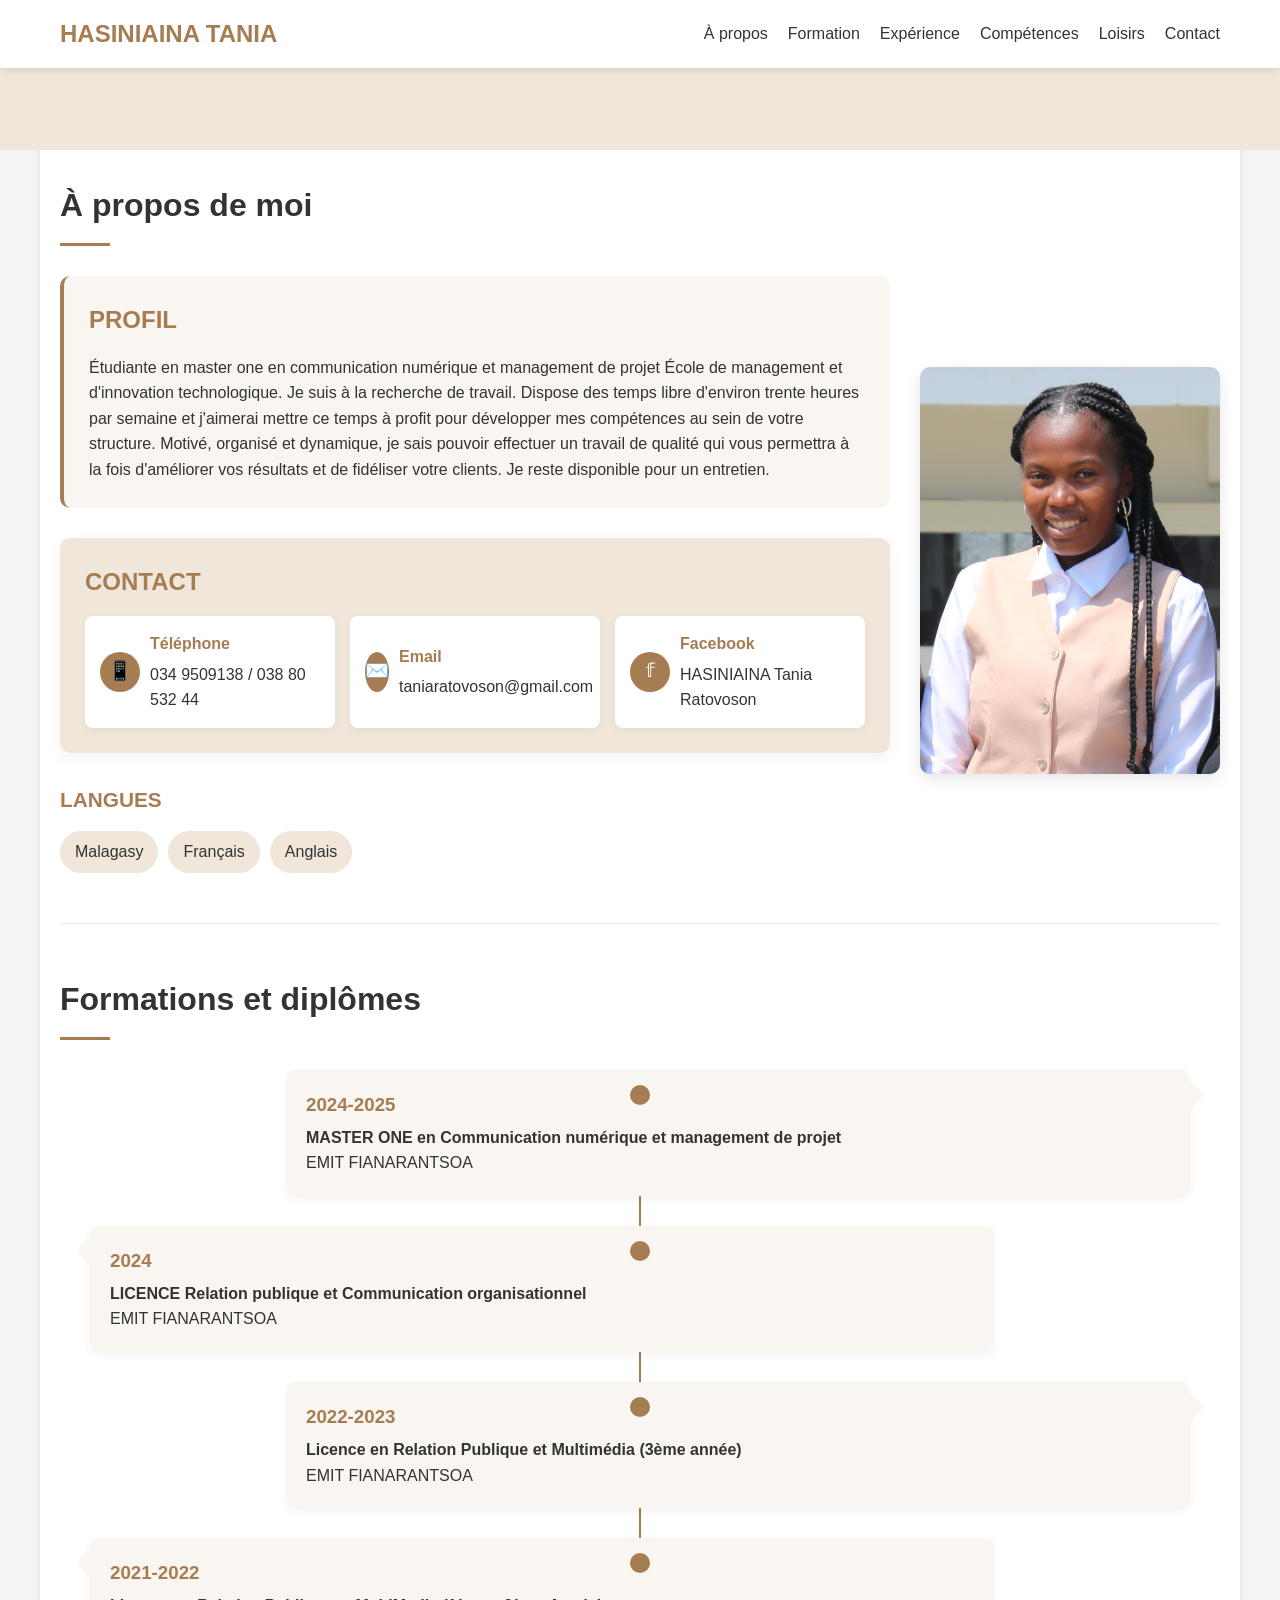
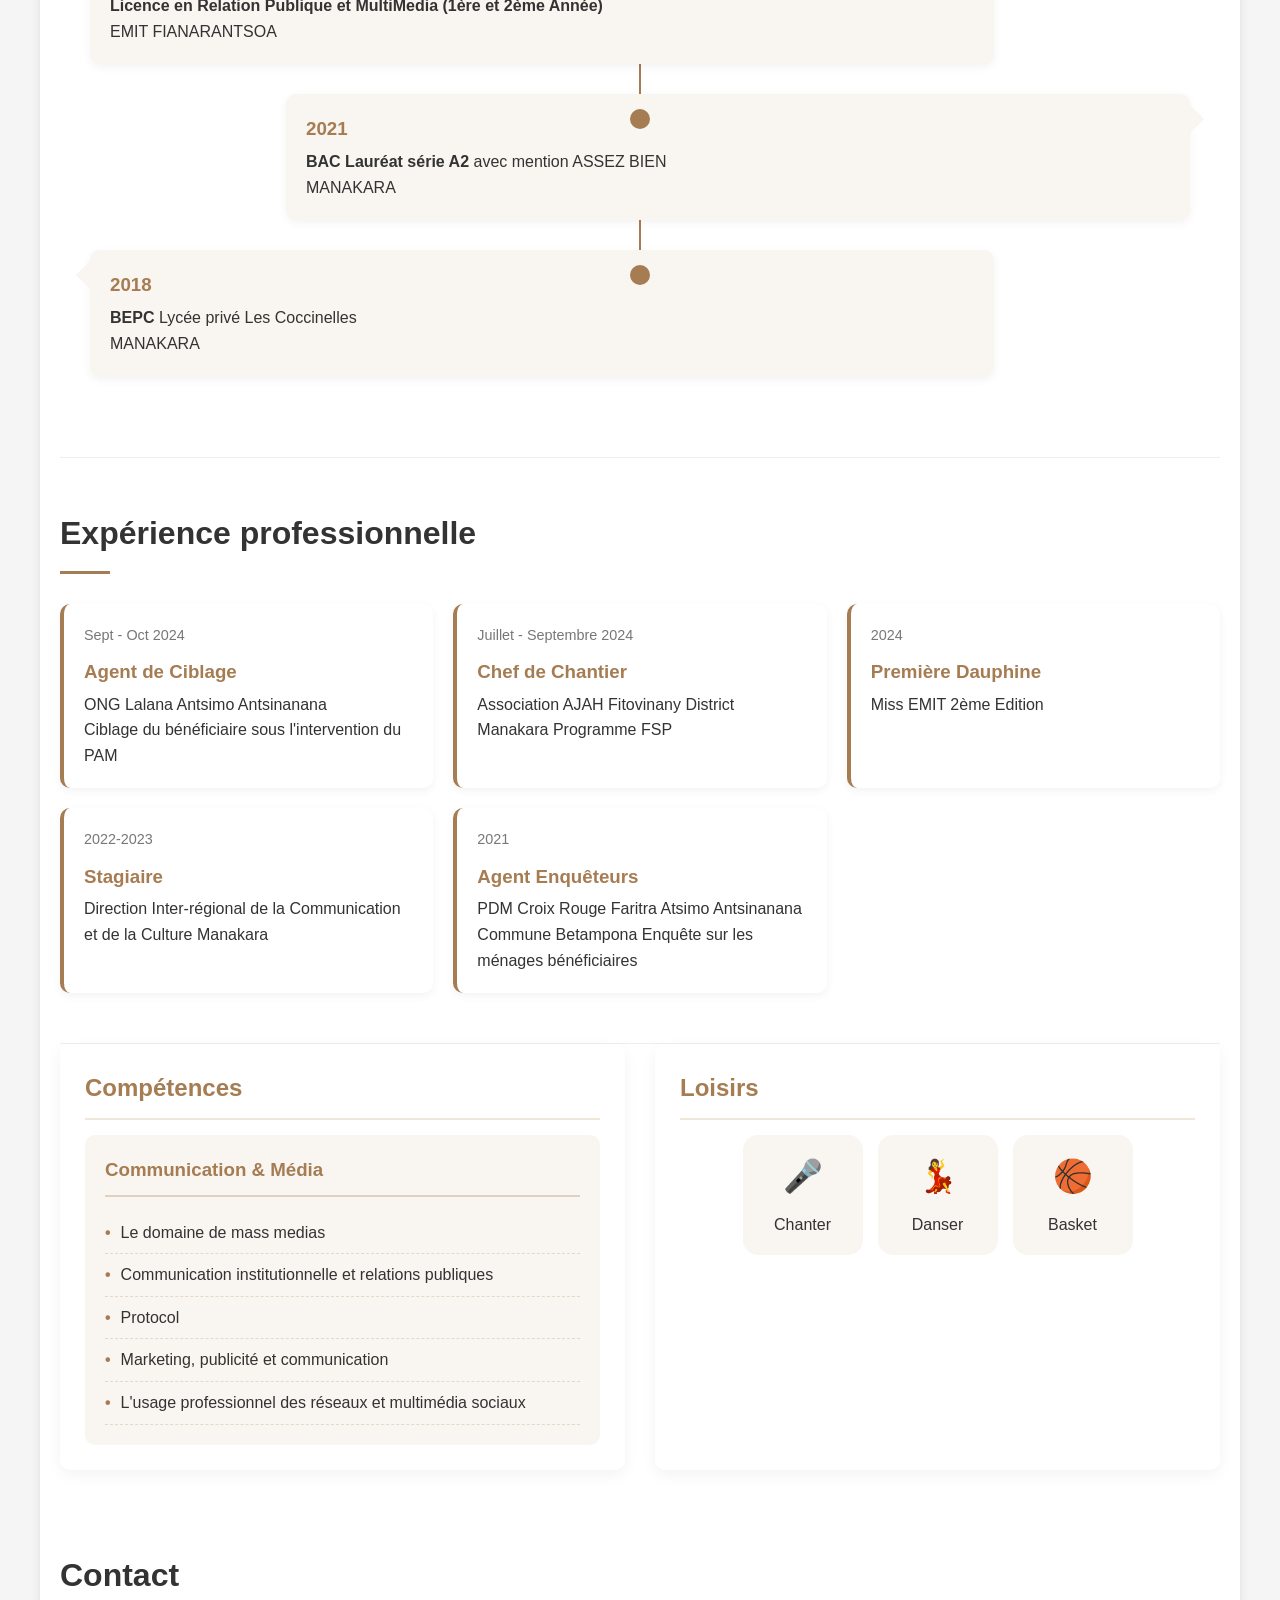
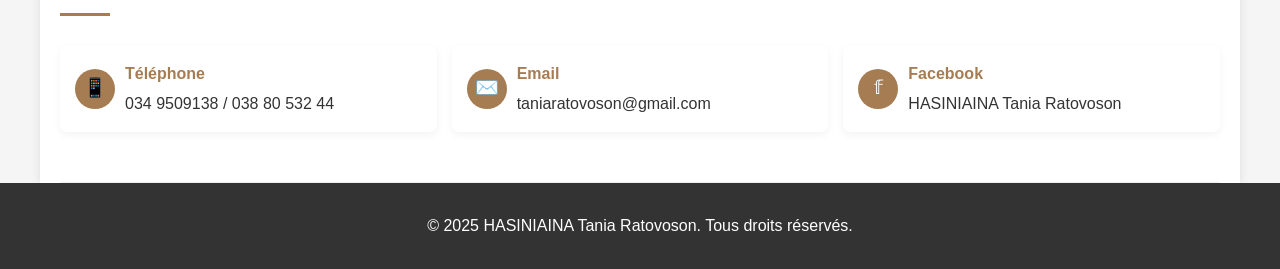
<file: index.html>
<!DOCTYPE html>
<html lang="fr">
  <head>
    <meta charset="UTF-8" />
    <meta name="viewport" content="width=device-width, initial-scale=1.0" />
     <title>Portfolio de Tania - Développeuse Web</title>
  <meta name="description" content="Découvrez le portfolio de Tania, développeuse web passionnée spécialisée en HTML, CSS, JavaScript et React." />
  <meta name="keywords" content="Tania, Portfolio, Développeuse Web, HTML, CSS, JavaScript, React, Projets, GitHub" />
  <meta name="author" content="Tania" />
  <meta name="robots" content="index, follow" />

  <!-- Balises Open Graph pour un meilleur partage sur les réseaux sociaux -->
  <meta property="og:title" content="Portfolio de Tania - Développeuse Web" />
  <meta property="og:description" content="Explorez les projets et compétences de Tania, développeuse web front-end." />
  <meta property="og:image" content="https://tania0802.github.io/Portfolio/images/preview.jpg" /> <!-- Remplace par une image existante -->
  <meta property="og:url" content="https://tania0802.github.io/Portfolio/" />
  <meta property="og:type" content="website" />

  <!-- Favicon (facultatif mais recommandé) -->
  <link rel="icon" href="favicon.ico" type="image/x-icon" />
    <title>Hasiniaina Tania</title>
    <link rel="stylesheet" href="styles.css" />
    <meta name="description" content="Portfolio de Hasiniaina Tania, Étudiante en master one en communication numérique et management de projet École de management et d'innovation technologique.">
<meta name="robots" content="index, follow">
<link rel="canonical" href="https://tania0802.github.io/portfolio/">
    <title>Portfolio de Hasiniaina Tania Ratovoson</title>
  </head>
  <body>
    <!-- Navigation -->
    <nav id="navbar">
      <div class="container nav-container">
        <div class="nav-logo">HASINIAINA TANIA</div>
        <button class="mobile-menu-btn" id="mobileMenuBtn">☰</button>
        <ul class="nav-menu" id="navMenu">
          <li><a href="#about">À propos</a></li>
          <li><a href="#formation">Formation</a></li>
          <li><a href="#experience">Expérience</a></li>
          <li><a href="#competences">Compétences</a></li>
          <li><a href="#loisirs">Loisirs</a></li>
          <li><a href="#contact">Contact</a></li>
        </ul>
      </div>
    </nav>

    <!-- Header -->
    <header>
      <div class="container">
        <div class="logo">*</div>
      </div>
    </header>

    <!-- Main Content -->
    <div class="container main-content">
      <!-- About Section -->
      <section id="about" class="section fade-in">
        <h2 class="section-title">À propos de moi</h2>
        <div class="about">
          <div class="about-content">
            <div class="profile-section">
              <h3 class="profile-title">PROFIL</h3>
              <p>
                Étudiante en master one en communication numérique et management
                de projet École de management et d'innovation technologique. Je
                suis à la recherche de travail. Dispose des temps libre
                d'environ trente heures par semaine et j'aimerai mettre ce temps
                à profit pour développer mes compétences au sein de votre
                structure. Motivé, organisé et dynamique, je sais pouvoir
                effectuer un travail de qualité qui vous permettra à la fois
                d'améliorer vos résultats et de fidéliser votre clients. Je
                reste disponible pour un entretien.
              </p>
            </div>

            <!-- Contact info instead of languages -->
            <div class="contact-card">
              <h3 class="profile-title">CONTACT</h3>
              <div class="contact-info">
                <div class="contact-item">
                  <div class="contact-icon">📱</div>
                  <div class="contact-text">
                    <h4>Téléphone</h4>
                    <p>034 9509138 / 038 80 532 44</p>
                  </div>
                </div>
                <div class="contact-item">
                  <div class="contact-icon">✉️</div>
                  <div class="contact-text">
                    <h4>Email</h4>
                    <p>taniaratovoson@gmail.com</p>
                  </div>
                </div>
                <div class="contact-item">
                  <div class="contact-icon">𝕗</div>
                  <div class="contact-text">
                    <h4>Facebook</h4>
                    <p>HASINIAINA Tania Ratovoson</p>
                  </div>
                </div>
              </div>
            </div>

            <!-- Languages moved to bottom as simple tags -->
            <div class="language-section">
              <h3 class="language-title">LANGUES</h3>
              <div class="language-list">
                <span class="language-tag">Malagasy</span>
                <span class="language-tag">Français</span>
                <span class="language-tag">Anglais</span>
              </div>
            </div>
          </div>
          <div class="about-image">
            <img src="img/profil.jpeg" alt="Hasiniaina Tania Ratovoson" />
          </div>
        </div>
      </section>

      <!-- Formation Section with new timeline design -->
      <section id="formation" class="section fade-in">
        <h2 class="section-title">Formations et diplômes</h2>
        <div class="timeline-container">
          <div class="timeline-item">
            <div class="timeline-dot"></div>
            <div class="timeline-item-content slide-in-right">
              <h3>2024-2025</h3>
              <p>
                <strong
                  >MASTER ONE en Communication numérique et management de
                  projet</strong
                >
              </p>
              <p>EMIT FIANARANTSOA</p>
            </div>
          </div>
          <div class="timeline-item">
            <div class="timeline-dot"></div>
            <div class="timeline-item-content slide-in-left">
              <h3>2024</h3>
              <p>
                <strong
                  >LICENCE Relation publique et Communication
                  organisationnel</strong
                >
              </p>
              <p>EMIT FIANARANTSOA</p>
            </div>
          </div>
          <div class="timeline-item">
            <div class="timeline-dot"></div>
            <div class="timeline-item-content slide-in-right">
              <h3>2022-2023</h3>
              <p>
                <strong
                  >Licence en Relation Publique et Multimédia (3ème
                  année)</strong
                >
              </p>
              <p>EMIT FIANARANTSOA</p>
            </div>
          </div>
          <div class="timeline-item">
            <div class="timeline-dot"></div>
            <div class="timeline-item-content slide-in-left">
              <h3>2021-2022</h3>
              <p>
                <strong
                  >Licence en Relation Publique et MultiMedia (1ère et 2ème
                  Année)</strong
                >
              </p>
              <p>EMIT FIANARANTSOA</p>
            </div>
          </div>
          <div class="timeline-item">
            <div class="timeline-dot"></div>
            <div class="timeline-item-content slide-in-right">
              <h3>2021</h3>
              <p>
                <strong>BAC Lauréat série A2</strong> avec mention ASSEZ BIEN
              </p>
              <p>MANAKARA</p>
            </div>
          </div>
          <div class="timeline-item">
            <div class="timeline-dot"></div>
            <div class="timeline-item-content slide-in-left">
              <h3>2018</h3>
              <p><strong>BEPC</strong> Lycée privé Les Coccinelles</p>
              <p>MANAKARA</p>
            </div>
          </div>
        </div>
      </section>

      <!-- Experience Section -->
      <section id="experience" class="section fade-in">
        <h2 class="section-title">Expérience professionnelle</h2>

        <!-- Grid layout for experiences -->
        <div class="experience-grid">
          <div class="experience-item fade-in" style="animation-delay: 0.1s">
            <div class="experience-date">Sept - Oct 2024</div>
            <h3>Agent de Ciblage</h3>
            <p>ONG Lalana Antsimo Antsinanana</p>
            <p>Ciblage du bénéficiaire sous l'intervention du PAM</p>
          </div>

          <div class="experience-item fade-in" style="animation-delay: 0.2s">
            <div class="experience-date">Juillet - Septembre 2024</div>
            <h3>Chef de Chantier</h3>
            <p>Association AJAH Fitovinany District Manakara Programme FSP</p>
          </div>

          <div class="experience-item fade-in" style="animation-delay: 0.3s">
            <div class="experience-date">2024</div>
            <h3>Première Dauphine</h3>
            <p>Miss EMIT 2ème Edition</p>
          </div>

          <div class="experience-item fade-in" style="animation-delay: 0.4s">
            <div class="experience-date">2022-2023</div>
            <h3>Stagiaire</h3>
            <p>
              Direction Inter-régional de la Communication et de la Culture
              Manakara
            </p>
          </div>

          <div class="experience-item fade-in" style="animation-delay: 0.5s">
            <div class="experience-date">2021</div>
            <h3>Agent Enquêteurs</h3>
            <p>PDM Croix Rouge Faritra Atsimo Antsinanana</p>
            <p>Commune Betampona Enquête sur les ménages bénéficiaires</p>
          </div>
        </div>
      </section>

      <!-- Competences and Loisirs in a two-column layout -->
      <div class="card-layout">
        <!-- Competences Section -->
        <section id="competences" class="card fade-in">
          <h2 class="card-title">Compétences</h2>
          <div class="skill-category">
            <h3>Communication & Média</h3>
            <ul class="skill-list">
              <li>Le domaine de mass medias</li>
              <li>Communication institutionnelle et relations publiques</li>
              <li>Protocol</li>
              <li>Marketing, publicité et communication</li>
              <li>L'usage professionnel des réseaux et multimédia sociaux</li>
            </ul>
          </div>
        </section>

        <!-- Loisirs Section -->
        <section id="loisirs" class="card fade-in">
          <h2 class="card-title">Loisirs</h2>
          <div class="hobbies">
            <div class="hobby-item">
              <span class="hobby-icon">🎤</span>
              <span>Chanter</span>
            </div>
            <div class="hobby-item">
              <span class="hobby-icon">💃</span>
              <span>Danser</span>
            </div>
            <div class="hobby-item">
              <span class="hobby-icon">🏀</span>
              <span>Basket</span>
            </div>
          </div>
        </section>
      </div>

      <!-- Full Contact Section -->
      <section id="contact" class="section fade-in">
        <h2 class="section-title">Contact</h2>
        <div class="contact-info">
          <div class="contact-item">
            <div class="contact-icon">📱</div>
            <div class="contact-text">
              <h4>Téléphone</h4>
              <p>034 9509138 / 038 80 532 44</p>
            </div>
          </div>
          <div class="contact-item">
            <div class="contact-icon">✉️</div>
            <div class="contact-text">
              <h4>Email</h4>
              <p>taniaratovoson@gmail.com</p>
            </div>
          </div>
          <div class="contact-item">
            <div class="contact-icon">𝕗</div>
            <div class="contact-text">
              <h4>Facebook</h4>
              <p>HASINIAINA Tania Ratovoson</p>
            </div>
          </div>
        </div>
      </section>
    </div>

    <!-- Footer -->
    <footer>
      <div class="container">
        <p>&copy; 2025 HASINIAINA Tania Ratovoson. Tous droits réservés.</p>
      </div>
    </footer>
    <script src="script.js"></script>
  </body>
</html>
</file>
<file: styles.css>
* {
  margin: 0;
  padding: 0;
  box-sizing: border-box;
  font-family: "Segoe UI", Tahoma, Geneva, Verdana, sans-serif;
}

body {
  background-color: #f5f5f5;
  color: #333;
  line-height: 1.6;
}

.container {
  max-width: 1200px;
  margin: 0 auto;
  padding: 0 20px;
}

/* Header styles */
header {
  background-color: #f0e6d9;
  padding: 100px 0 50px;
  position: relative;
}

.logo {
  color: #a67c52;
  font-size: 2rem;
  margin-left: 20px;
  position: absolute;
  top: 20px;
  left: 0;
}

/* Main content styles */
.main-content {
  background-color: #fff;
  box-shadow: 0 0 10px rgba(0, 0, 0, 0.1);
  margin-top: -20px;
  border-radius: 10px 10px 0 0;
  overflow: hidden;
}

/* Section styles */
.section {
  padding: 50px 0;
  border-bottom: 1px solid #eee;
}

.section-title {
  font-size: 2rem;
  margin-bottom: 30px;
  color: #333;
  position: relative;
  padding-bottom: 15px;
}

.section-title:after {
  content: "";
  position: absolute;
  bottom: 0;
  left: 0;
  width: 50px;
  height: 3px;
  background-color: #a67c52;
}

/* About section */
.about {
  display: flex;
  flex-wrap: wrap;
  gap: 30px;
  justify-content: space-between;
  align-items: center;
}

.about-content {
  flex: 1;
  min-width: 300px;
}

.about-image {
  flex: 0 0 300px;
  text-align: center;
}

.about-image img {
  width: 100%;
  max-width: 300px;
  border-radius: 10px;
  box-shadow: 0 5px 15px rgba(0, 0, 0, 0.1);
}

/* Card layout */
.card-layout {
  display: flex;
  flex-wrap: wrap;
  gap: 30px;
  margin-bottom: 30px;
}

.card {
  flex: 1;
  min-width: 300px;
  background-color: #fff;
  border-radius: 10px;
  box-shadow: 0 5px 15px rgba(0, 0, 0, 0.05);
  padding: 25px;
  transition: transform 0.3s ease, box-shadow 0.3s ease;
}

.card:hover {
  transform: translateY(-5px);
  box-shadow: 0 8px 20px rgba(0, 0, 0, 0.1);
}

.card-title {
  font-size: 1.5rem;
  color: #a67c52;
  margin-bottom: 15px;
  padding-bottom: 10px;
  border-bottom: 2px solid #f0e6d9;
}

/* Timeline styles with alternating layout */
.timeline-container {
  position: relative;
}

.timeline-container:before {
  content: "";
  position: absolute;
  left: 50%;
  top: 0;
  height: 100%;
  width: 2px;
  background-color: #a67c52;
  transform: translateX(-50%);
}

.timeline-item {
  display: flex;
  justify-content: flex-end;
  padding-right: 50%;
  position: relative;
  margin-bottom: 30px;
  padding-right: 30px;
}

.timeline-item:nth-child(even) {
  justify-content: flex-start;
  padding-right: 0;
  padding-left: 30px;
}

.timeline-item-content {
  background-color: #f9f5f0;
  padding: 20px;
  border-radius: 10px;
  width: 80%;
  box-shadow: 0 3px 10px rgba(0, 0, 0, 0.05);
  position: relative;
}

.timeline-item-content:before {
  content: "";
  position: absolute;
  right: -10px;
  top: 15px;
  width: 20px;
  height: 20px;
  background-color: #f9f5f0;
  transform: rotate(45deg);
}

.timeline-item:nth-child(even) .timeline-item-content:before {
  right: auto;
  left: -10px;
}

.timeline-item-content h3 {
  color: #a67c52;
  margin-bottom: 5px;
}

.timeline-dot {
  width: 20px;
  height: 20px;
  background-color: #a67c52;
  border-radius: 50%;
  position: absolute;
  left: 50%;
  top: 15px;
  transform: translateX(-50%);
  z-index: 10;
}

/* Experience section */
.experience-grid {
  display: grid;
  grid-template-columns: repeat(auto-fill, minmax(300px, 1fr));
  gap: 20px;
}

.experience-item {
  background-color: #fff;
  padding: 20px;
  border-radius: 10px;
  box-shadow: 0 3px 10px rgba(0, 0, 0, 0.05);
  transition: transform 0.3s ease;
  border-left: 4px solid #a67c52;
}

.experience-item:hover {
  transform: translateY(-5px);
}

.experience-item h3 {
  color: #a67c52;
  margin-bottom: 5px;
}

.experience-date {
  font-size: 0.9rem;
  color: #777;
  margin-bottom: 10px;
}

/* Competences section */
.skills {
  display: flex;
  flex-wrap: wrap;
  gap: 20px;
}

.skill-category {
  flex: 1;
  min-width: 250px;
  background-color: #f9f5f0;
  padding: 20px;
  border-radius: 10px;
}

.skill-category h3 {
  color: #a67c52;
  margin-bottom: 15px;
  padding-bottom: 10px;
  border-bottom: 2px solid rgba(166, 124, 82, 0.3);
}

.skill-list {
  list-style-type: none;
}

.skill-list li {
  padding: 8px 0;
  border-bottom: 1px dashed #e6d8c8;
  display: flex;
  align-items: center;
}

.skill-list li:before {
  content: "•";
  color: #a67c52;
  font-weight: bold;
  margin-right: 10px;
}

/* Contact section */
.contact-card {
  background-color: #f0e6d9;
  padding: 25px;
  border-radius: 10px;
  box-shadow: 0 5px 15px rgba(0, 0, 0, 0.05);
}

.contact-info {
  display: flex;
  flex-wrap: wrap;
  gap: 15px;
  margin-top: 15px;
}

.contact-item {
  flex: 1;
  min-width: 200px;
  display: flex;
  align-items: center;
  gap: 10px;
  background-color: white;
  padding: 15px;
  border-radius: 8px;
  box-shadow: 0 3px 8px rgba(0, 0, 0, 0.05);
  transition: transform 0.3s ease;
}

.contact-item:hover {
  transform: translateY(-3px);
}

.contact-icon {
  width: 40px;
  height: 40px;
  display: flex;
  align-items: center;
  justify-content: center;
  background-color: #a67c52;
  color: white;
  border-radius: 50%;
  font-size: 1.2rem;
}

.contact-text {
  flex: 1;
}

.contact-text h4 {
  color: #a67c52;
  margin-bottom: 5px;
}

/* Language section */
.languages {
  display: flex;
  gap: 15px;
  margin-top: 20px;
}

.language-item {
  flex: 1;
  background-color: #f9f5f0;
  padding: 15px;
  border-radius: 10px;
  text-align: center;
  position: relative;
  overflow: hidden;
}

.language-item:after {
  content: "";
  position: absolute;
  bottom: 0;
  left: 0;
  width: 100%;
  height: 3px;
  background-color: #a67c52;
}

.language-item h3 {
  color: #a67c52;
  margin-bottom: 10px;
}

/* Theme colors */
.text-highlight {
  color: #a67c52;
}

.bg-highlight {
  background-color: #a67c52;
  color: white;
}

/* Loisirs section */
.hobbies {
  display: flex;
  flex-wrap: wrap;
  gap: 15px;
  justify-content: center;
}

.hobby-item {
  display: flex;
  flex-direction: column;
  align-items: center;
  gap: 10px;
  background-color: #f9f5f0;
  padding: 20px;
  border-radius: 15px;
  width: 120px;
  height: 120px;
  justify-content: center;
  transition: transform 0.3s ease, background-color 0.3s ease;
}

.hobby-item:hover {
  transform: translateY(-5px);
  background-color: #f0e6d9;
}

.hobby-icon {
  font-size: 2rem;
}

/* Footer styles */
footer {
  background-color: #333;
  color: white;
  padding: 30px 0;
  text-align: center;
}

/* Responsive styles */
@media (max-width: 768px) {
  .about {
    flex-direction: column-reverse;
  }

  .about-image {
    margin-bottom: 30px;
  }

  .section-title {
    font-size: 1.5rem;
  }

  .timeline-container:before {
    left: 20px;
  }

  .timeline-item {
    padding-right: 0;
    padding-left: 50px;
    justify-content: flex-start;
  }

  .timeline-item:nth-child(even) {
    padding-left: 50px;
  }

  .timeline-dot {
    left: 20px;
  }

  .timeline-item-content {
    width: 100%;
  }

  .timeline-item-content:before {
    display: none;
  }
}

/* Animations */
@keyframes fadeIn {
  from {
    opacity: 0;
    transform: translateY(20px);
  }
  to {
    opacity: 1;
    transform: translateY(0);
  }
}

.fade-in {
  animation: fadeIn 0.8s ease forwards;
  opacity: 0;
}

@keyframes slideInRight {
  from {
    opacity: 0;
    transform: translateX(50px);
  }
  to {
    opacity: 1;
    transform: translateX(0);
  }
}

.slide-in-right {
  animation: slideInRight 0.8s ease forwards;
  opacity: 0;
}

@keyframes slideInLeft {
  from {
    opacity: 0;
    transform: translateX(-50px);
  }
  to {
    opacity: 1;
    transform: translateX(0);
  }
}

.slide-in-left {
  animation: slideInLeft 0.8s ease forwards;
  opacity: 0;
}

/* Navigation */
nav {
  position: fixed;
  top: 0;
  left: 0;
  right: 0;
  background-color: white;
  box-shadow: 0 2px 10px rgba(0, 0, 0, 0.1);
  z-index: 1000;
  transition: all 0.3s ease;
}

.nav-container {
  display: flex;
  justify-content: space-between;
  align-items: center;
  padding: 15px 20px;
}

.nav-logo {
  color: #a67c52;
  font-weight: bold;
  font-size: 1.5rem;
}

.nav-menu {
  display: flex;
  list-style: none;
  gap: 20px;
}

.nav-menu li a {
  text-decoration: none;
  color: #333;
  position: relative;
  padding: 5px 0;
  transition: color 0.3s ease;
}

.nav-menu li a:hover {
  color: #a67c52;
}

.nav-menu li a:after {
  content: "";
  position: absolute;
  bottom: 0;
  left: 0;
  width: 0;
  height: 2px;
  background-color: #a67c52;
  transition: width 0.3s ease;
}

.nav-menu li a:hover:after {
  width: 100%;
}

.mobile-menu-btn {
  display: none;
  background: none;
  border: none;
  font-size: 1.5rem;
  cursor: pointer;
  color: #333;
}

@media (max-width: 768px) {
  .mobile-menu-btn {
    display: block;
  }

  .nav-menu {
    position: fixed;
    top: 60px;
    left: 0;
    right: 0;
    background-color: white;
    flex-direction: column;
    padding: 20px;
    box-shadow: 0 5px 10px rgba(0, 0, 0, 0.1);
    transform: translateY(-100%);
    opacity: 0;
    pointer-events: none;
    transition: all 0.3s ease;
  }

  .nav-menu.active {
    transform: translateY(0);
    opacity: 1;
    pointer-events: all;
  }
}

/* Profile */
.profile-section {
  background-color: #f9f5f0;
  padding: 25px;
  border-radius: 10px;
  margin-bottom: 30px;
  border-left: 4px solid #a67c52;
}

.profile-title {
  color: #a67c52;
  margin-bottom: 15px;
  font-size: 1.5rem;
}

/* Language section in about */
.language-section {
  margin-top: 30px;
}

.language-title {
  color: #a67c52;
  margin-bottom: 15px;
  font-size: 1.3rem;
}

.language-list {
  display: flex;
  flex-wrap: wrap;
  gap: 10px;
}

.language-tag {
  background-color: #f0e6d9;
  padding: 8px 15px;
  border-radius: 30px;
  display: inline-block;
  font-weight: 500;
}
</file>
